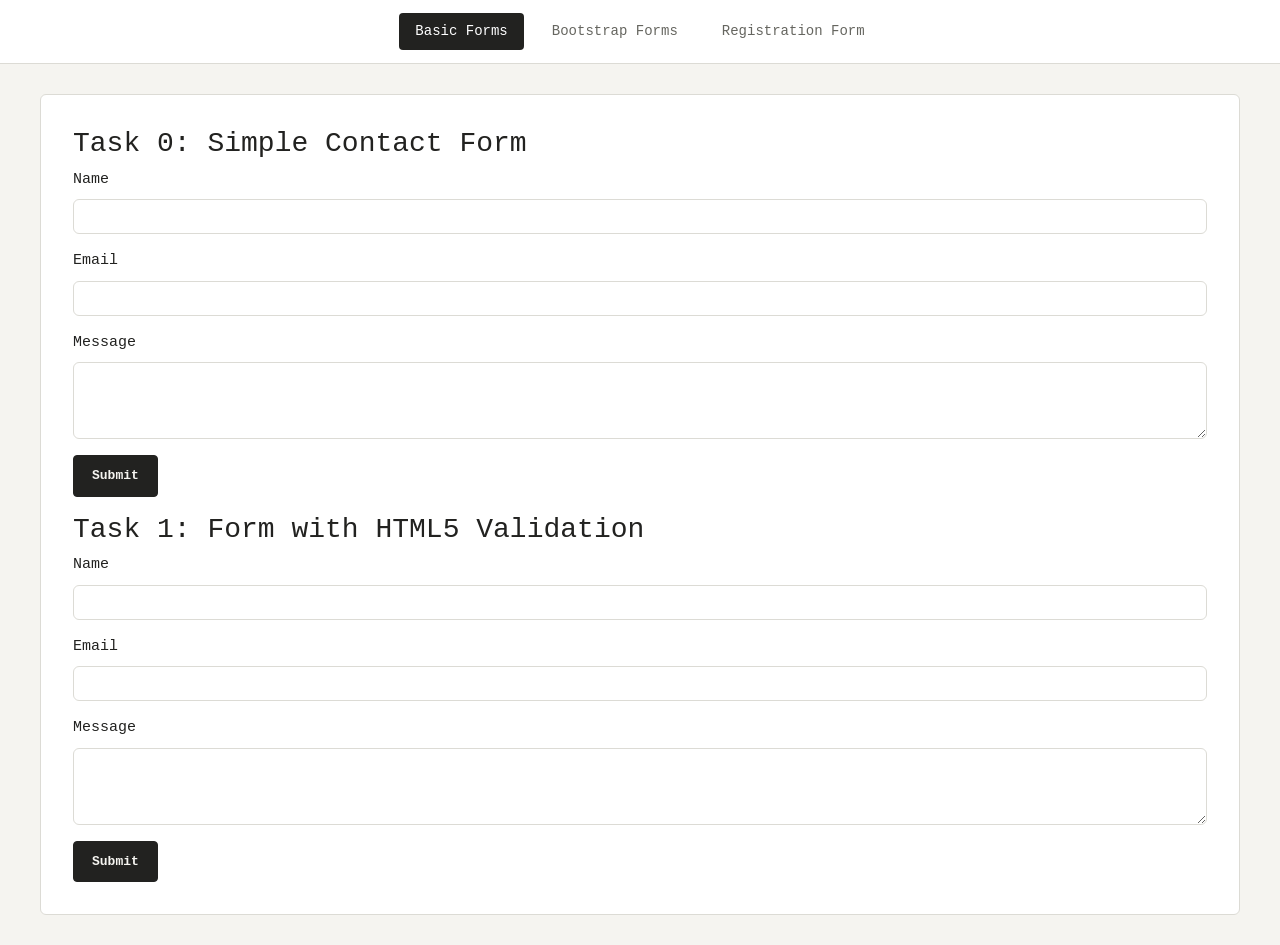
<file: index.html>
<!DOCTYPE html>
<html lang="en">
<head>
<meta charset="UTF-8">
<meta name="viewport" content="width=device-width, initial-scale=1.0">
<title>Basic Forms</title>
<link href="https://cdn.jsdelivr.net/npm/bootstrap@5.3.0/dist/css/bootstrap.min.css" rel="stylesheet">
<link rel="stylesheet" href="style.css">
</head>
<body>
<nav class="navbar">
  <ul class="navbar-nav">
    <li class="nav-item">
      <a class="nav-link active" href="index.html">Basic Forms</a>
    </li>
    <li class="nav-item">
      <a class="nav-link" href="bootstrap-forms.html">Bootstrap Forms</a>
    </li>
    <li class="nav-item">
      <a class="nav-link" href="registration.html">Registration Form</a>
    </li>
  </ul>
</nav>
<div class="page-container">
  <section class="mb-3">
    <h3>Task 0: Simple Contact Form</h3>
    <form>
      <div class="mb-3">
        <label for="name0" class="form-label">Name</label>
        <input type="text" class="form-control" id="name0">
      </div>
      <div class="mb-3">
        <label for="email0" class="form-label">Email</label>
        <input type="text" class="form-control" id="email0">
      </div>
      <div class="mb-3">
        <label for="message0" class="form-label">Message</label>
        <textarea class="form-control" id="message0" rows="3"></textarea>
      </div>
      <button type="submit" class="btn btn-primary">Submit</button>
    </form>
  </section>
  <section>
    <h3>Task 1: Form with HTML5 Validation</h3>
    <form>
      <div class="mb-3">
        <label for="name1" class="form-label">Name</label>
        <input type="text" class="form-control" id="name1" required maxlength="50">
      </div>
      <div class="mb-3">
        <label for="email1" class="form-label">Email</label>
        <input type="email" class="form-control" id="email1" required>
      </div>
      <div class="mb-3">
        <label for="message1" class="form-label">Message</label>
        <textarea class="form-control" id="message1" rows="3" required maxlength="500"></textarea>
      </div>
      <button type="submit" class="btn btn-primary">Submit</button>
    </form>
  </section>
</div>
<script src="https://cdn.jsdelivr.net/npm/bootstrap@5.3.0/dist/js/bootstrap.bundle.min.js"></script>
</body>
</html>
</file>
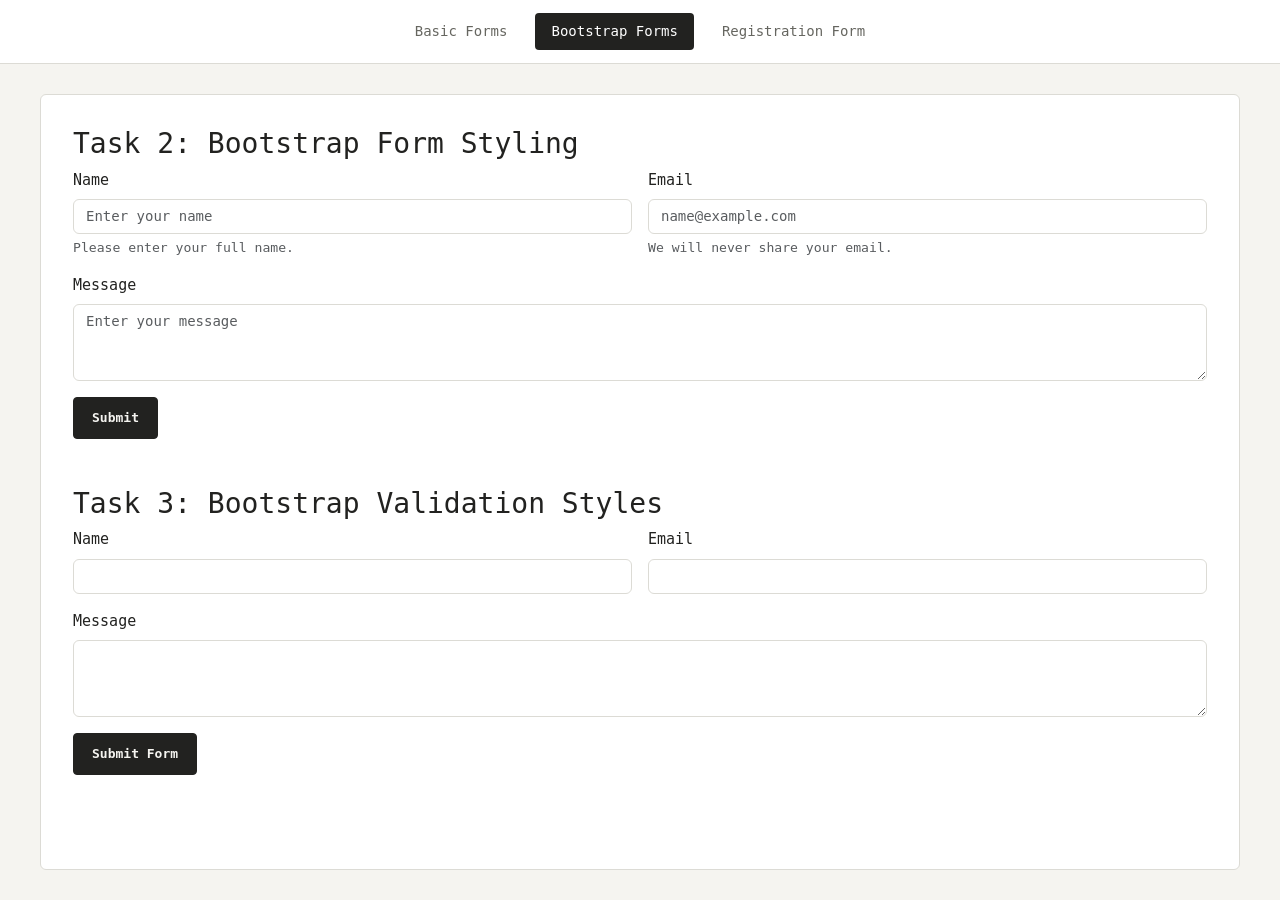
<file: bootstrap-forms.html>
<!DOCTYPE html>
<html lang="en">
<head>
<meta charset="UTF-8">
<meta name="viewport" content="width=device-width, initial-scale=1.0">
<title>Bootstrap Forms</title>
<link href="https://cdn.jsdelivr.net/npm/bootstrap@5.3.0/dist/css/bootstrap.min.css" rel="stylesheet">
<link rel="stylesheet" href="style.css">
</head>
<body>
<nav class="navbar">
  <ul class="navbar-nav">
    <li class="nav-item">
      <a class="nav-link" href="index.html">Basic Forms</a>
    </li>
    <li class="nav-item">
      <a class="nav-link active" href="bootstrap-forms.html">Bootstrap Forms</a>
    </li>
    <li class="nav-item">
      <a class="nav-link" href="registration.html">Registration Form</a>
    </li>
  </ul>
</nav>
<div class="page-container">
  <section class="mb-5">
    <h3>Task 2: Bootstrap Form Styling</h3>
    <form class="row g-3">
      <div class="col-md-6">
        <label for="name2" class="form-label">Name</label>
        <input type="text" class="form-control" id="name2" placeholder="Enter your name">
        <div class="form-text">Please enter your full name.</div>
      </div>
      <div class="col-md-6">
        <label for="email2" class="form-label">Email</label>
        <input type="email" class="form-control" id="email2" placeholder="name@example.com">
        <div class="form-text">We will never share your email.</div>
      </div>
      <div class="col-12">
        <label for="message2" class="form-label">Message</label>
        <textarea class="form-control" id="message2" rows="3" placeholder="Enter your message"></textarea>
      </div>
      <div class="col-12">
        <button type="submit" class="btn btn-primary">Submit</button>
      </div>
    </form>
  </section>
  <section>
    <h3>Task 3: Bootstrap Validation Styles</h3>
    <form class="row g-3 needs-validation" novalidate>
      <div class="col-md-6">
        <label for="validationCustom01" class="form-label">Name</label>
        <input type="text" class="form-control" id="validationCustom01" required>
        <div class="valid-feedback">Looks good!</div>
        <div class="invalid-feedback">Name is required.</div>
      </div>
      <div class="col-md-6">
        <label for="validationCustom02" class="form-label">Email</label>
        <input type="email" class="form-control" id="validationCustom02" required>
        <div class="valid-feedback">Looks good!</div>
        <div class="invalid-feedback">Email is required.</div>
      </div>
      <div class="col-12">
        <label for="validationCustom03" class="form-label">Message</label>
        <textarea class="form-control" id="validationCustom03" rows="3" required></textarea>
        <div class="valid-feedback">Looks good!</div>
        <div class="invalid-feedback">Message is required.</div>
      </div>
      <div class="col-12">
        <button class="btn btn-primary" type="submit">Submit Form</button>
      </div>
    </form>
  </section>
</div>
<script>
(() => {
  'use strict'
  const forms = document.querySelectorAll('.needs-validation')
  Array.from(forms).forEach(form => {
    form.addEventListener('submit', event => {
      if (!form.checkValidity()) {
        event.preventDefault()
        event.stopPropagation()
      }
      form.classList.add('was-validated')
    }, false)
  })
})()
</script>
<script src="https://cdn.jsdelivr.net/npm/bootstrap@5.3.0/dist/js/bootstrap.bundle.min.js"></script>
</body>
</html>
</file>
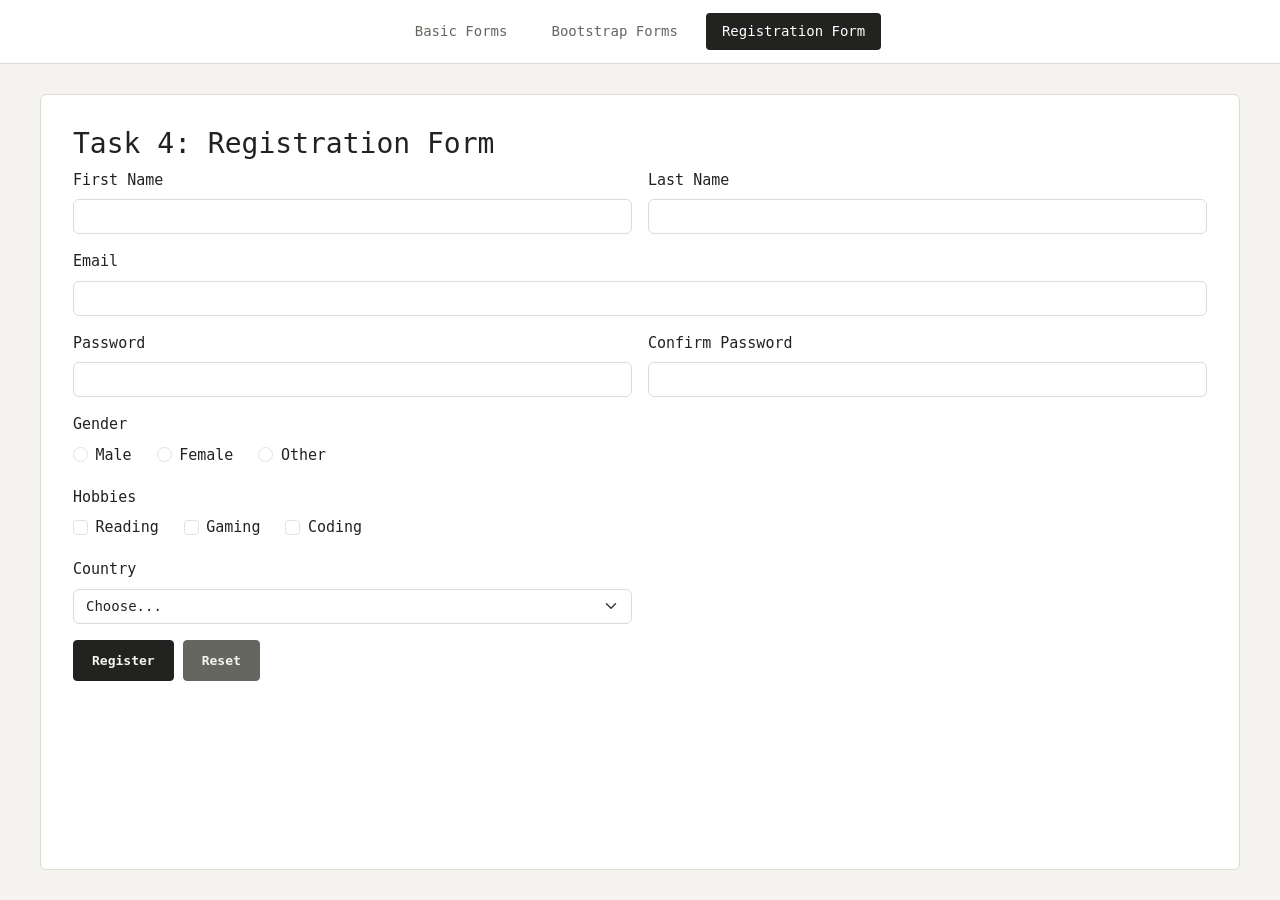
<file: registration.html>
<!DOCTYPE html>
<html lang="en">
<head>
<meta charset="UTF-8">
<meta name="viewport" content="width=device-width, initial-scale=1.0">
<title>Registration Form</title>
<link href="https://cdn.jsdelivr.net/npm/bootstrap@5.3.0/dist/css/bootstrap.min.css" rel="stylesheet">
<link rel="stylesheet" href="style.css">
</head>
<body>
<nav class="navbar">
  <ul class="navbar-nav">
    <li class="nav-item">
      <a class="nav-link" href="index.html">Basic Forms</a>
    </li>
    <li class="nav-item">
      <a class="nav-link" href="bootstrap-forms.html">Bootstrap Forms</a>
    </li>
    <li class="nav-item">
      <a class="nav-link active" href="registration.html">Registration Form</a>
    </li>
  </ul>
</nav>
<div class="page-container">
  <section>
    <h3>Task 4: Registration Form</h3>
    <form class="row g-3 needs-validation" novalidate>
      <div class="col-md-6">
        <label for="firstName" class="form-label">First Name</label>
        <input type="text" class="form-control" id="firstName" required minlength="2">
        <div class="valid-feedback">Looks good!</div>
        <div class="invalid-feedback">First name is required (min 2 characters).</div>
      </div>
      <div class="col-md-6">
        <label for="lastName" class="form-label">Last Name</label>
        <input type="text" class="form-control" id="lastName" required minlength="2">
        <div class="valid-feedback">Looks good!</div>
        <div class="invalid-feedback">Last name is required (min 2 characters).</div>
      </div>
      <div class="col-12">
        <label for="regEmail" class="form-label">Email</label>
        <input type="email" class="form-control" id="regEmail" required>
        <div class="valid-feedback">Looks good!</div>
        <div class="invalid-feedback">Please provide a valid email address.</div>
      </div>
      <div class="col-md-6">
        <label for="regPassword" class="form-label">Password</label>
        <input type="password" class="form-control" id="regPassword" required minlength="8">
        <div class="valid-feedback">Looks good!</div>
        <div class="invalid-feedback">Password must be at least 8 characters long.</div>
      </div>
      <div class="col-md-6">
        <label for="confirmPassword" class="form-label">Confirm Password</label>
        <input type="password" class="form-control" id="confirmPassword" required>
        <div class="valid-feedback">Looks good!</div>
        <div class="invalid-feedback">Please confirm your password.</div>
      </div>
      <div class="col-12">
        <label class="form-label d-block">Gender</label>
        <div class="form-check form-check-inline">
          <input class="form-check-input" type="radio" name="gender" id="genderMale" value="male" required>
          <label class="form-check-label" for="genderMale">Male</label>
        </div>
        <div class="form-check form-check-inline">
          <input class="form-check-input" type="radio" name="gender" id="genderFemale" value="female" required>
          <label class="form-check-label" for="genderFemale">Female</label>
        </div>
        <div class="form-check form-check-inline">
          <input class="form-check-input" type="radio" name="gender" id="genderOther" value="other" required>
          <label class="form-check-label" for="genderOther">Other</label>
        </div>
      </div>
      <div class="col-12">
        <label class="form-label d-block">Hobbies</label>
        <div class="form-check form-check-inline">
          <input class="form-check-input" type="checkbox" id="hobbyReading" value="reading">
          <label class="form-check-label" for="hobbyReading">Reading</label>
        </div>
        <div class="form-check form-check-inline">
          <input class="form-check-input" type="checkbox" id="hobbyGaming" value="gaming">
          <label class="form-check-label" for="hobbyGaming">Gaming</label>
        </div>
        <div class="form-check form-check-inline">
          <input class="form-check-input" type="checkbox" id="hobbyCoding" value="coding">
          <label class="form-check-label" for="hobbyCoding">Coding</label>
        </div>
      </div>
      <div class="col-md-6">
        <label for="countrySelect" class="form-label">Country</label>
        <select class="form-select" id="countrySelect" required>
          <option selected disabled value="">Choose...</option>
          <option value="kz">Kazakhstan</option>
          <option value="us">United States</option>
          <option value="uk">United Kingdom</option>
          <option value="ca">Canada</option>
        </select>
        <div class="invalid-feedback">Please select a valid country.</div>
      </div>
      <div class="col-12">
        <button class="btn btn-primary" type="submit">Register</button>
        <button class="btn btn-secondary" type="reset">Reset</button>
      </div>
    </form>
  </section>
</div>
<script>
(() => {
  'use strict'
  const forms = document.querySelectorAll('.needs-validation')
  Array.from(forms).forEach(form => {
    form.addEventListener('submit', event => {
      if (!form.checkValidity()) {
        event.preventDefault()
        event.stopPropagation()
      }
      form.classList.add('was-validated')
    }, false)
  })
})()
</script>
<script src="https://cdn.jsdelivr.net/npm/bootstrap@5.3.0/dist/js/bootstrap.bundle.min.js"></script>
</body>
</html>
</file>
<file: style.css>
* {
    box-sizing: border-box;
    margin: 0;
    padding: 0;
}

body {
    font-family: monospace;
    font-size: 15px;
    color: #222220;
    background-color: #f5f4f0;
    line-height: 1.5;
    display: flex;
    flex-direction: column;
    min-height: 100vh;
}

.navbar {
    display: flex;
    justify-content: center;
    align-items: center;
    background-color: #ffffff;
    border-bottom: 1px solid #dcdbd5;
    padding: 0 40px;
    height: 64px;
    width: 100%;
    gap: 40px;
}

.navbar-nav {
    display: flex;
    flex-direction: row;
    gap: 12px;
    list-style: none;
    margin: 0;
    padding: 0;
}

.nav-link {
    color: #666660 !important;
    text-decoration: none;
    padding: 8px 16px;
    font-size: 14px;
    border-radius: 4px;
    transition: all 0.2s ease;
}

.nav-link:hover {
    color: #222220 !important;
    background-color: #eae9e4;
}

.nav-link.active {
    color: #ffffff !important;
    background-color: #222220 !important;
}

.page-container {
    max-width: 1200px;
    width: 100%;
    margin: 30px auto;
    padding: 32px;
    flex: 1;
    background-color: #ffffff;
    border: 1px solid #dcdbd5;
    border-radius: 6px;
}

.btn-primary {
    background-color: #222220 !important;
    border-color: #222220 !important;
    color: #f5f4f0 !important;
    padding: 10px 18px !important;
    font-size: 13px !important;
    font-weight: bold !important;
    border-radius: 4px !important;
}

.btn-primary:hover, .btn-primary:focus {
    background-color: #444440 !important;
    border-color: #444440 !important;
}

.btn-secondary {
    background-color: #666660 !important;
    border-color: #666660 !important;
    color: #f5f4f0 !important;
    padding: 10px 18px !important;
    font-size: 13px !important;
    font-weight: bold !important;
    border-radius: 4px !important;
}

.btn-secondary:hover {
    background-color: #722f37 !important;
}

h1, h2, h3 {
    color: #222220;
    font-family: monospace;
}

.form-control, .form-select {
    font-family: monospace;
    font-size: 14px;
    border-color: #dcdbd5;
}

.form-control:focus, .form-select:focus {
    border-color: #222220;
    box-shadow: 0 0 0 0.25rem rgba(34, 34, 32, 0.15);
}
</file>
